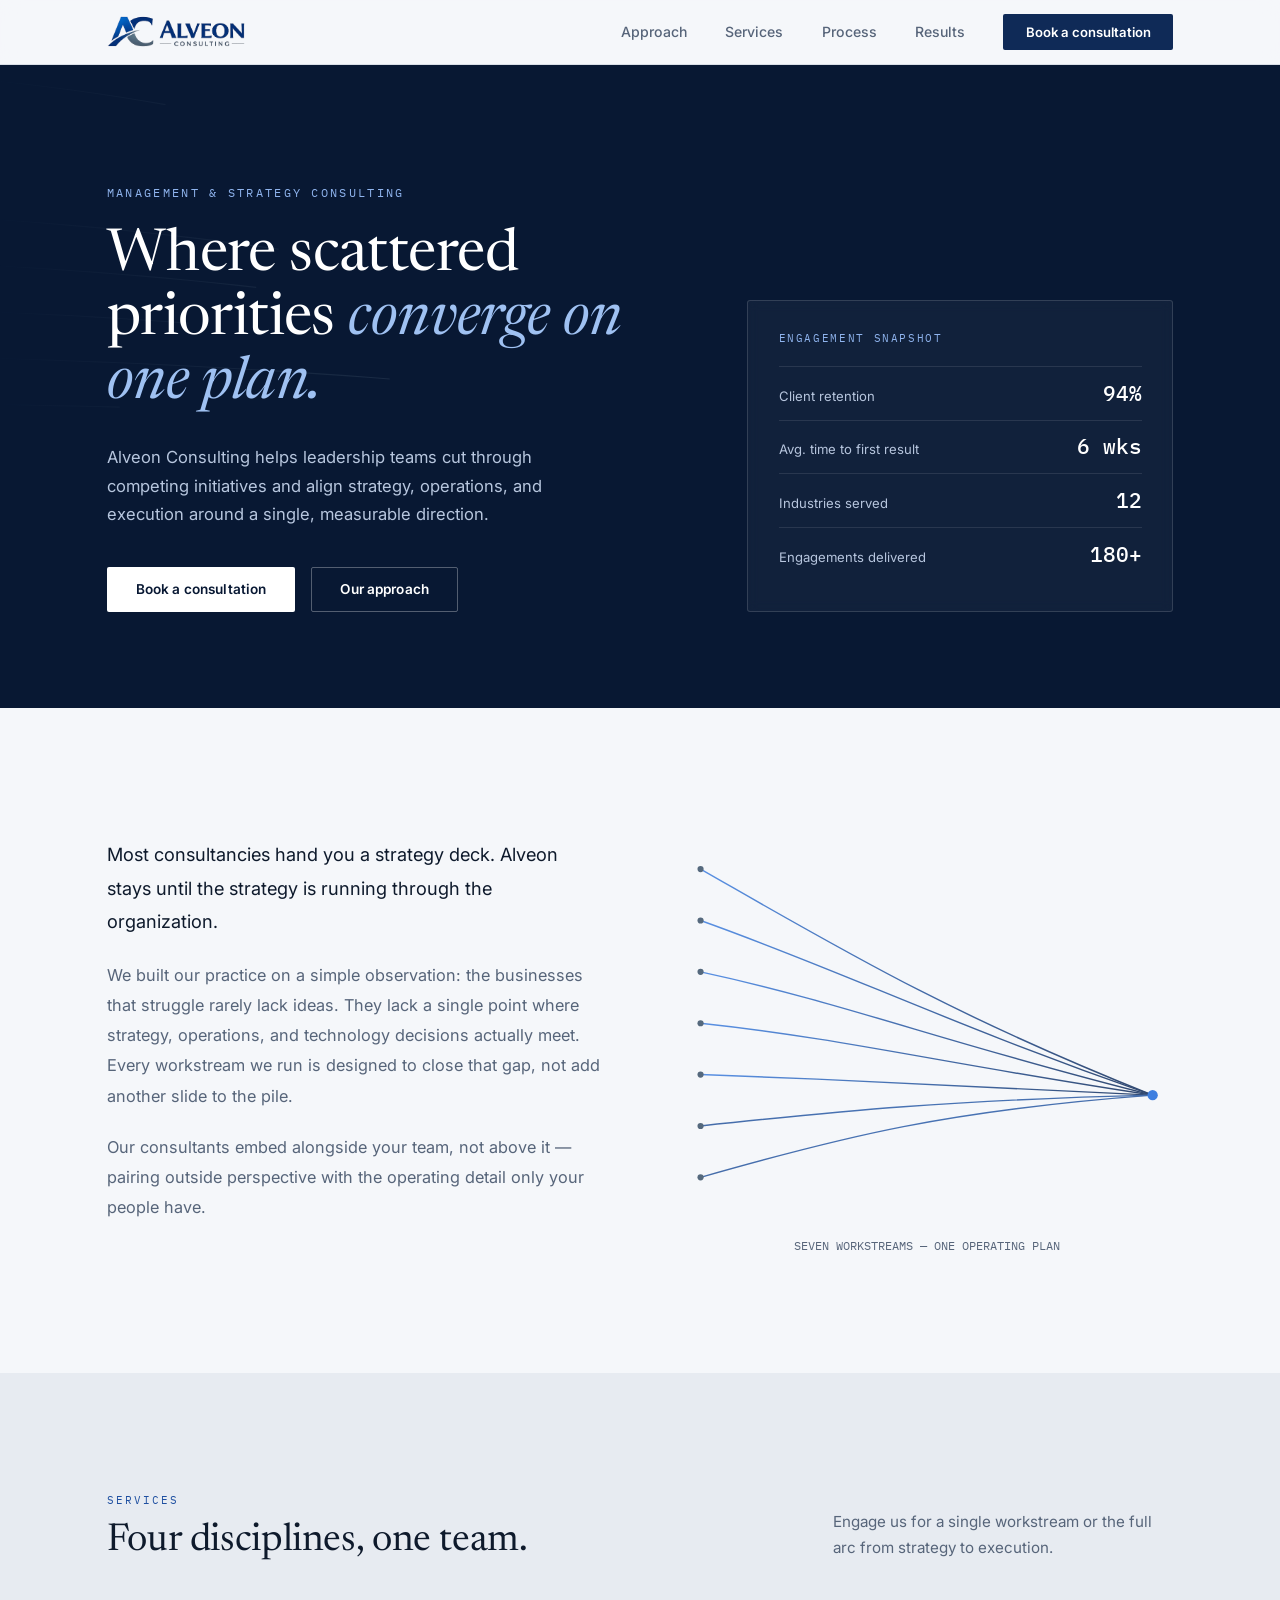
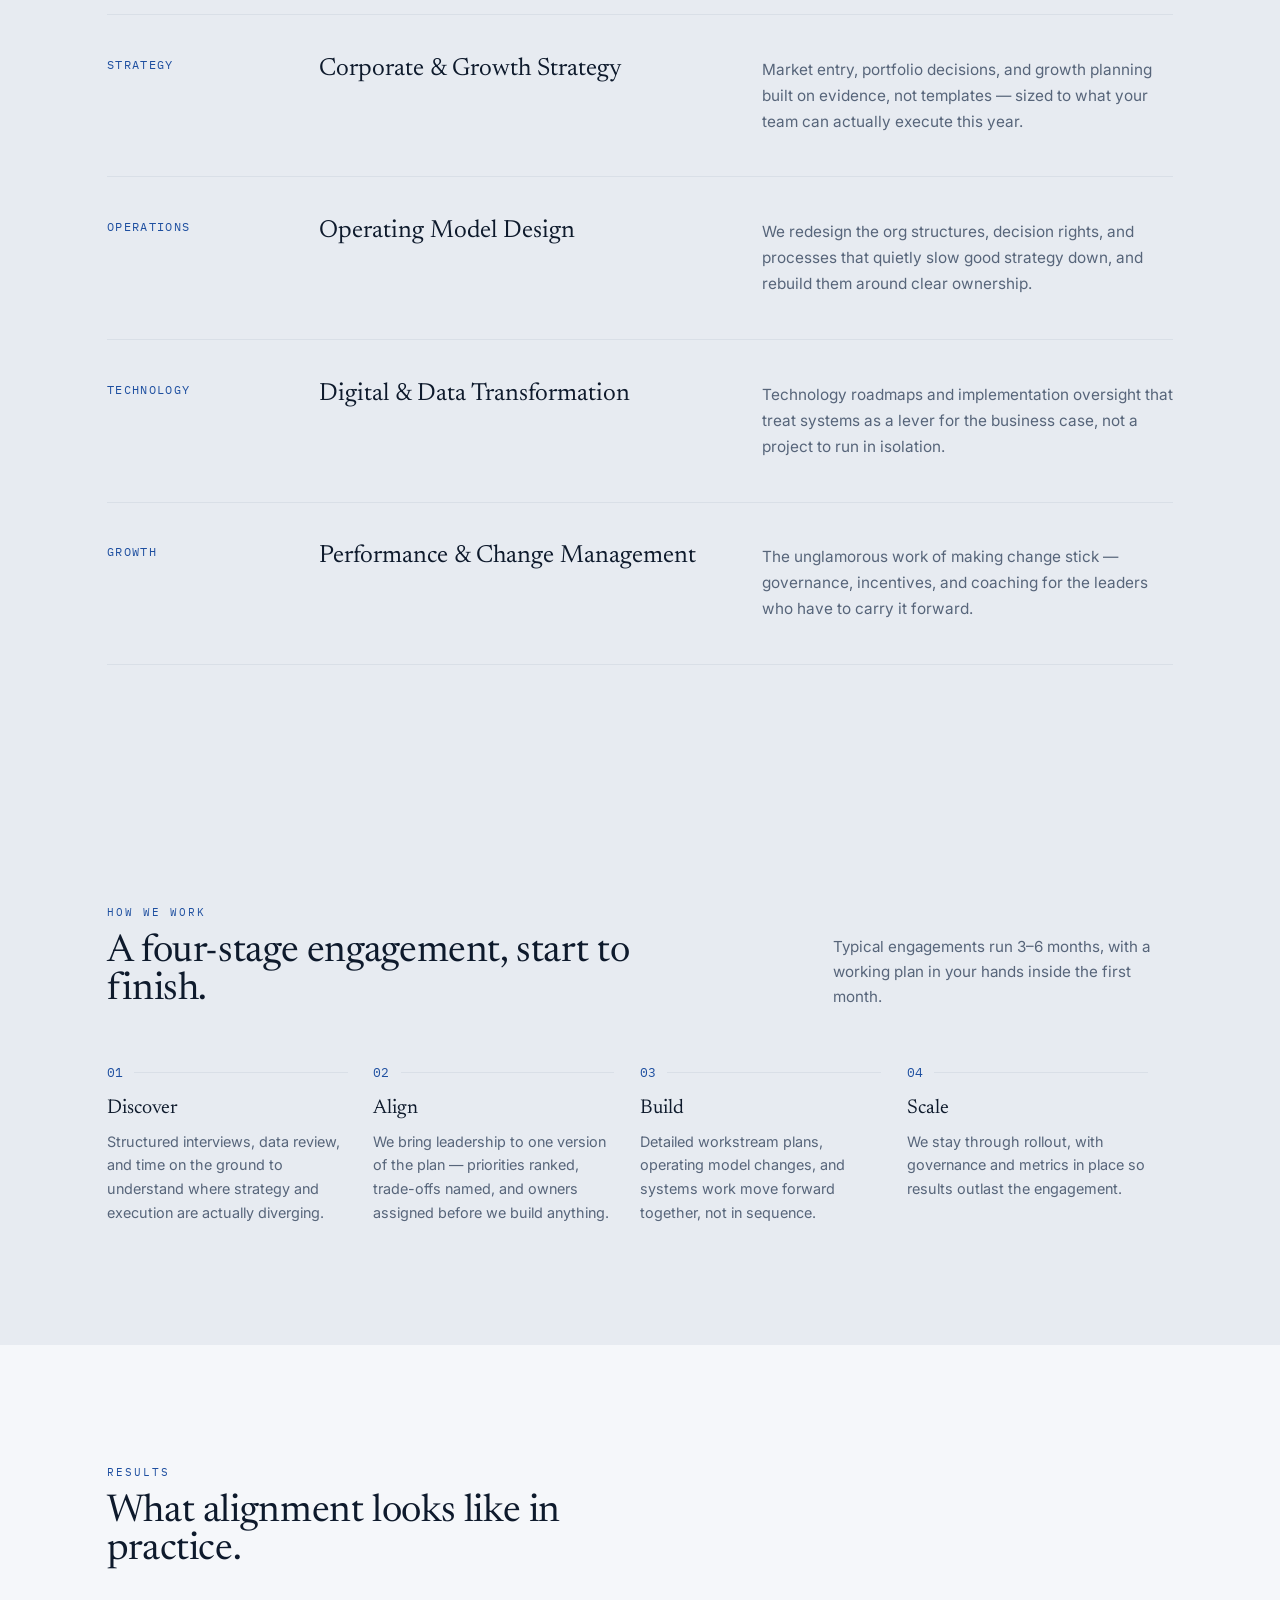
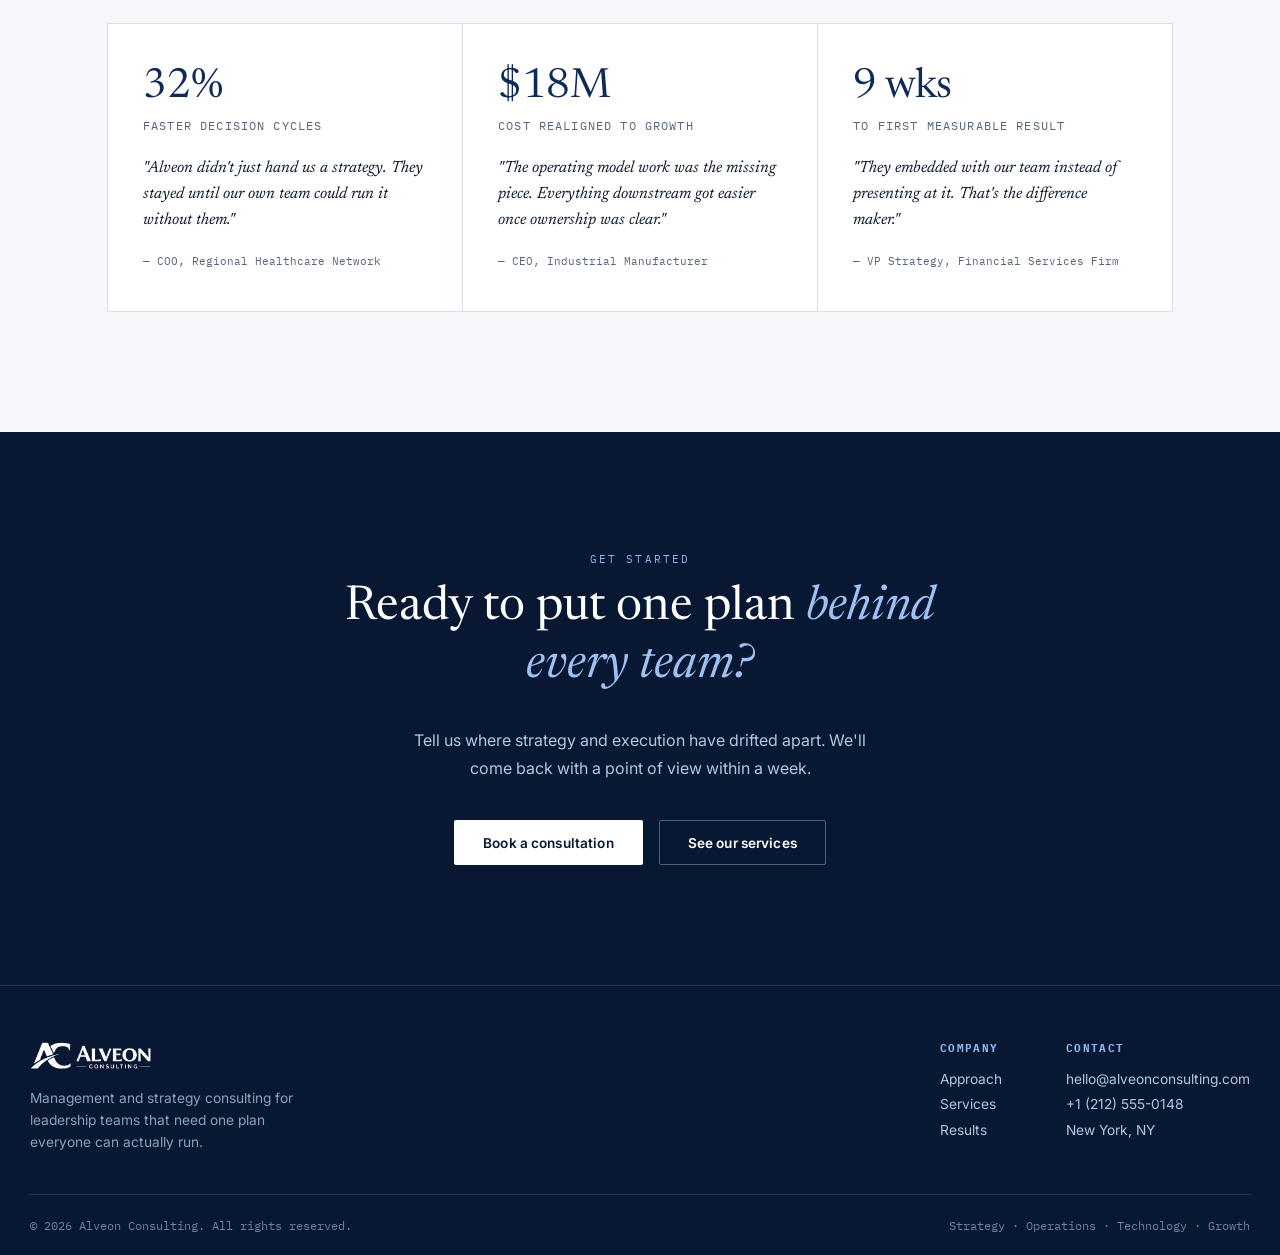
<file: index.html>
<!DOCTYPE html>
<html lang="en">
<head>
<meta charset="UTF-8">
<meta name="viewport" content="width=device-width, initial-scale=1.0">
<title>Alveon Consulting — Strategy That Converges on Results</title>
<link rel="preconnect" href="https://fonts.googleapis.com">
<link href="https://fonts.googleapis.com/css2?family=Newsreader:ital,opsz,wght@0,6..72,300..600;1,6..72,400..500&family=Inter:wght@300;400;500;600;700&family=IBM+Plex+Mono:wght@400;500&display=swap" rel="stylesheet">
<style>
  :root{
    --navy-deep:  #081833;
    --navy:       #0F2A57;
    --brand-blue: #1E4FA0;
    --brand-sky:  #3E7FE0;
    --slate:      #55697D;
    --paper:      #F5F7FA;
    --paper-dim:  #E7EBF1;
    --ink:        #0E1A2C;
    --ink-soft:   #57657A;
    --line:       #D9DFE7;
    --line-dark:  #24395F;
  }
  *{margin:0;padding:0;box-sizing:border-box;}
  html{scroll-behavior:smooth;}
  body{
    background:var(--paper);
    color:var(--ink);
    font-family:'Inter',sans-serif;
    font-weight:400;
    overflow-x:hidden;
  }
  ::selection{background:var(--brand-sky);color:#fff;}
  a{color:inherit;text-decoration:none;}
  img{display:block;max-width:100%;}
  .display{font-family:'Newsreader',serif;}
  .mono{font-family:'IBM Plex Mono',monospace;}

  @media (prefers-reduced-motion: reduce){
    *{animation-duration:0.001ms !important; animation-iteration-count:1 !important; transition-duration:0.001ms !important;}
  }
  a:focus-visible, button:focus-visible{ outline:2px solid var(--brand-sky); outline-offset:3px; }

  .wrap{max-width:1220px; margin:0 auto; padding-left:6vw; padding-right:6vw;}

  /* ---------- NAV ---------- */
  header.site-nav{
    position:sticky; top:0; z-index:200;
    background:rgba(245,247,250,0.9);
    backdrop-filter:blur(10px);
    border-bottom:1px solid var(--line);
  }
  .nav-inner{
    display:flex; align-items:center; justify-content:space-between;
    padding:14px 6vw;
    max-width:1220px; margin:0 auto;
  }
  .nav-logo img{height:34px; width:auto;}
  .nav-links{display:flex; align-items:center; gap:2.4rem; font-size:0.88rem; font-weight:500; color:var(--ink-soft);}
  .nav-links a{transition:color .25s ease;}
  .nav-links a:hover{color:var(--navy);}
  .nav-cta{
    padding:0.62rem 1.4rem; border-radius:2px;
    background:var(--navy); color:#fff; font-size:0.82rem; font-weight:600;
    transition:background .3s ease;
  }
  .nav-cta:hover{background:var(--brand-blue);}
  @media (max-width:840px){ .nav-links a:not(.nav-cta){display:none;} }

  /* ---------- HERO ---------- */
  .hero{
    position:relative;
    background:var(--navy-deep);
    color:#fff;
    padding:7.5rem 0 6rem;
    overflow:hidden;
  }
  #trajectory{position:absolute; inset:0; width:100%; height:100%; opacity:0.9;}
  .hero-grid{
    position:relative; z-index:2;
    display:grid; grid-template-columns:1.15fr 0.85fr; gap:4rem; align-items:end;
  }
  @media (max-width:960px){ .hero-grid{grid-template-columns:1fr; gap:3rem;} }
  .hero-eyebrow{
    font-family:'IBM Plex Mono',monospace; font-size:0.72rem; letter-spacing:0.2em; text-transform:uppercase;
    color:#8FB4EE; margin-bottom:1.6rem;
  }
  .hero h1{
    font-size:clamp(2.4rem,4.6vw,4.1rem);
    font-weight:400; line-height:1.08; letter-spacing:-0.01em;
    max-width:640px;
  }
  .hero h1 em{ font-style:italic; color:#9FC1F2; }
  .hero p{
    margin-top:1.7rem; max-width:480px; font-size:1.04rem; line-height:1.7; color:#B7C6DE;
  }
  .hero-actions{ margin-top:2.4rem; display:flex; gap:1rem; flex-wrap:wrap; }
  .btn{
    padding:0.85rem 1.75rem; border-radius:2px; font-size:0.85rem; font-weight:600;
    letter-spacing:0.01em; border:1px solid transparent; transition:all .3s ease; display:inline-block;
  }
  .btn-primary{ background:#fff; color:var(--navy-deep); }
  .btn-primary:hover{ background:#DCE8FB; transform:translateY(-1px); }
  .btn-ghost{ color:#fff; border-color:rgba(255,255,255,0.3); }
  .btn-ghost:hover{ border-color:#fff; background:rgba(255,255,255,0.06); }

  .hero-panel{
    background:rgba(255,255,255,0.04);
    border:1px solid rgba(255,255,255,0.14);
    border-radius:3px;
    padding:1.9rem 1.9rem;
    backdrop-filter:blur(6px);
  }
  .hero-panel .panel-title{
    font-family:'IBM Plex Mono',monospace; font-size:0.68rem; letter-spacing:0.15em; text-transform:uppercase;
    color:#8FB4EE; margin-bottom:1.3rem;
  }
  .panel-stat{ display:flex; justify-content:space-between; align-items:baseline; padding:0.8rem 0; border-top:1px solid rgba(255,255,255,0.1); }
  .panel-stat:first-of-type{ border-top:none; }
  .panel-stat .num{ font-family:'IBM Plex Mono',monospace; font-size:1.3rem; color:#fff; font-weight:500; }
  .panel-stat .lbl{ font-size:0.82rem; color:#B7C6DE; }

  /* ---------- SECTION SHELL ---------- */
  section{ padding:7.5rem 0; }
  .section-head{
    display:flex; justify-content:space-between; align-items:flex-end; gap:2rem;
    margin-bottom:3.4rem; flex-wrap:wrap;
  }
  .eyebrow{
    font-family:'IBM Plex Mono',monospace; font-size:0.7rem; letter-spacing:0.18em; text-transform:uppercase;
    color:var(--brand-blue); margin-bottom:0.9rem;
  }
  .section-head h2{ font-size:clamp(1.8rem,3vw,2.5rem); font-weight:400; letter-spacing:-0.01em; max-width:560px; }
  .section-head p{ color:var(--ink-soft); max-width:340px; font-size:0.95rem; line-height:1.65; }

  /* ---------- APPROACH ---------- */
  .approach{ display:grid; grid-template-columns:1fr 1fr; gap:5rem; align-items:center; }
  @media (max-width:900px){ .approach{grid-template-columns:1fr; gap:2.6rem;} }
  .approach-copy p{ font-size:1.02rem; line-height:1.85; color:var(--ink-soft); margin-bottom:1.3rem; }
  .approach-copy p:first-of-type{ color:var(--ink); font-size:1.14rem; }
  .converge-figure{ position:relative; }
  .converge-figure svg{ width:100%; height:auto; }
  .converge-caption{ margin-top:1rem; font-family:'IBM Plex Mono',monospace; font-size:0.74rem; color:var(--ink-soft); text-align:center; }

  /* ---------- SERVICES ---------- */
  .services-list{ border-top:1px solid var(--line); }
  .service-row{
    display:grid; grid-template-columns:180px 1fr 1fr; gap:2rem; align-items:start;
    padding:2.6rem 0; border-bottom:1px solid var(--line);
  }
  @media (max-width:800px){ .service-row{grid-template-columns:1fr; gap:0.8rem;} }
  .service-row .tag{ font-family:'IBM Plex Mono',monospace; font-size:0.72rem; letter-spacing:0.12em; text-transform:uppercase; color:var(--brand-blue); }
  .service-row h3{ font-family:'Newsreader',serif; font-weight:400; font-size:1.55rem; }
  .service-row p{ color:var(--ink-soft); font-size:0.96rem; line-height:1.7; }

  /* ---------- PROCESS ---------- */
  .process{ background:var(--paper-dim); }
  .stepper{ display:grid; grid-template-columns:repeat(4,1fr); gap:0; position:relative; margin-top:1rem; }
  @media (max-width:860px){ .stepper{grid-template-columns:1fr; gap:2.2rem;} }
  .step{ position:relative; padding:0 1.6rem 0 0; }
  .step:first-child{ padding-left:0; }
  .step .step-num{
    font-family:'IBM Plex Mono',monospace; font-size:0.8rem; color:var(--brand-blue);
    display:flex; align-items:center; gap:0.7rem; margin-bottom:1.1rem;
  }
  .step .step-num::after{
    content:""; flex:1; height:1px; background:var(--line);
  }
  @media (max-width:860px){ .step .step-num::after{ display:none; } }
  .step h3{ font-family:'Newsreader',serif; font-weight:400; font-size:1.25rem; margin-bottom:0.7rem; }
  .step p{ font-size:0.9rem; color:var(--ink-soft); line-height:1.65; }

  /* ---------- RESULTS ---------- */
  .results-grid{ display:grid; grid-template-columns:repeat(3,1fr); gap:1px; background:var(--line); border:1px solid var(--line); }
  @media (max-width:900px){ .results-grid{grid-template-columns:1fr;} }
  .result-card{ background:#fff; padding:2.6rem 2.2rem; }
  .result-card .stat{ font-family:'Newsreader',serif; font-size:2.6rem; color:var(--navy); }
  .result-card .stat-label{ font-family:'IBM Plex Mono',monospace; font-size:0.72rem; letter-spacing:0.1em; text-transform:uppercase; color:var(--ink-soft); margin:0.6rem 0 1.4rem; }
  .result-card blockquote{ font-family:'Newsreader',serif; font-style:italic; font-size:1.02rem; line-height:1.6; color:var(--ink); margin-bottom:1rem; }
  .result-card cite{ font-style:normal; font-family:'IBM Plex Mono',monospace; font-size:0.7rem; color:var(--ink-soft); }

  /* ---------- CTA ---------- */
  .cta{
    background:var(--navy-deep); color:#fff; text-align:center;
  }
  .cta h2{
    font-family:'Newsreader',serif; font-weight:400; font-size:clamp(1.9rem,4vw,3rem);
    max-width:680px; margin:0 auto 2rem; line-height:1.2;
  }
  .cta h2 em{ font-style:italic; color:#9FC1F2; }
  .cta p{ color:#B7C6DE; max-width:480px; margin:0 auto 2.2rem; line-height:1.7; }

  /* ---------- FOOTER ---------- */
  footer{ background:var(--navy-deep); color:#B7C6DE; border-top:1px solid rgba(255,255,255,0.12); }
  .footer-inner{
    display:flex; justify-content:space-between; align-items:flex-start; flex-wrap:wrap; gap:2.4rem;
    padding:3.4rem 0 2.6rem;
  }
  footer .foot-logo img{ height:30px; margin-bottom:1rem; }
  footer .foot-desc{ font-size:0.86rem; max-width:280px; line-height:1.6; color:#8FA0BC; }
  .foot-cols{ display:flex; gap:4rem; flex-wrap:wrap; }
  .foot-col h4{ font-family:'IBM Plex Mono',monospace; font-size:0.7rem; letter-spacing:0.12em; text-transform:uppercase; color:#8FB4EE; margin-bottom:1rem; }
  .foot-col a, .foot-col div{ display:block; font-size:0.86rem; color:#B7C6DE; margin-bottom:0.6rem; }
  .foot-col a:hover{ color:#fff; }
  .foot-bottom{
    border-top:1px solid rgba(255,255,255,0.12); padding:1.4rem 0;
    display:flex; justify-content:space-between; flex-wrap:wrap; gap:1rem;
    font-family:'IBM Plex Mono',monospace; font-size:0.72rem; color:#6E82A2;
  }
</style>
</head>
<body>

<header class="site-nav">
  <div class="nav-inner">
    <a class="nav-logo" href="#top"><img src="[data-uri]" alt="Alveon Consulting"></a>
    <nav class="nav-links">
      <a href="#approach">Approach</a>
      <a href="#services">Services</a>
      <a href="#process">Process</a>
      <a href="#results">Results</a>
      <a class="nav-cta" href="#contact">Book a consultation</a>
    </nav>
  </div>
</header>

<section class="hero" id="top">
  <canvas id="trajectory"></canvas>
  <div class="wrap hero-grid">
    <div>
      <div class="hero-eyebrow">Management &amp; Strategy Consulting</div>
      <h1 class="display">Where scattered priorities <em>converge on one plan.</em></h1>
      <p>Alveon Consulting helps leadership teams cut through competing initiatives and align strategy, operations, and execution around a single, measurable direction.</p>
      <div class="hero-actions">
        <a href="#contact" class="btn btn-primary">Book a consultation</a>
        <a href="#approach" class="btn btn-ghost">Our approach</a>
      </div>
    </div>
    <div class="hero-panel">
      <div class="panel-title">Engagement Snapshot</div>
      <div class="panel-stat"><span class="lbl">Client retention</span><span class="num">94%</span></div>
      <div class="panel-stat"><span class="lbl">Avg. time to first result</span><span class="num">6 wks</span></div>
      <div class="panel-stat"><span class="lbl">Industries served</span><span class="num">12</span></div>
      <div class="panel-stat"><span class="lbl">Engagements delivered</span><span class="num">180+</span></div>
    </div>
  </div>
</section>

<section id="approach">
  <div class="wrap approach">
    <div class="approach-copy">
      <p>Most consultancies hand you a strategy deck. Alveon stays until the strategy is running through the organization.</p>
      <p>We built our practice on a simple observation: the businesses that struggle rarely lack ideas. They lack a single point where strategy, operations, and technology decisions actually meet. Every workstream we run is designed to close that gap, not add another slide to the pile.</p>
      <p>Our consultants embed alongside your team, not above it — pairing outside perspective with the operating detail only your people have.</p>
    </div>
    <div class="converge-figure">
      <svg viewBox="0 0 480 380" xmlns="http://www.w3.org/2000/svg">
        <defs>
          <linearGradient id="lineGrad" x1="0%" y1="0%" x2="100%" y2="100%">
            <stop offset="0%" stop-color="#3E7FE0"/>
            <stop offset="100%" stop-color="#0F2A57"/>
          </linearGradient>
        </defs>
        <g fill="none" stroke="url(#lineGrad)" stroke-width="1.4" opacity="0.85">
          <path d="M20,40 C160,120 260,180 460,260"/>
          <path d="M20,90 C160,140 260,190 460,260"/>
          <path d="M20,140 C160,170 260,210 460,260"/>
          <path d="M20,190 C160,205 260,230 460,260"/>
          <path d="M20,240 C160,245 260,250 460,260"/>
          <path d="M20,290 C160,275 260,265 460,260"/>
          <path d="M20,340 C160,300 260,275 460,260"/>
        </g>
        <circle cx="460" cy="260" r="5" fill="#3E7FE0"/>
        <circle cx="20" cy="40" r="3" fill="#55697D"/>
        <circle cx="20" cy="90" r="3" fill="#55697D"/>
        <circle cx="20" cy="140" r="3" fill="#55697D"/>
        <circle cx="20" cy="190" r="3" fill="#55697D"/>
        <circle cx="20" cy="240" r="3" fill="#55697D"/>
        <circle cx="20" cy="290" r="3" fill="#55697D"/>
        <circle cx="20" cy="340" r="3" fill="#55697D"/>
      </svg>
      <div class="converge-caption mono">SEVEN WORKSTREAMS — ONE OPERATING PLAN</div>
    </div>
  </div>
</section>

<section id="services" style="background:var(--paper-dim);">
  <div class="wrap">
    <div class="section-head">
      <div>
        <div class="eyebrow">Services</div>
        <h2 class="display">Four disciplines, one team.</h2>
      </div>
      <p>Engage us for a single workstream or the full arc from strategy to execution.</p>
    </div>
    <div class="services-list">
      <div class="service-row">
        <span class="tag">Strategy</span>
        <h3 class="display">Corporate &amp; Growth Strategy</h3>
        <p>Market entry, portfolio decisions, and growth planning built on evidence, not templates — sized to what your team can actually execute this year.</p>
      </div>
      <div class="service-row">
        <span class="tag">Operations</span>
        <h3 class="display">Operating Model Design</h3>
        <p>We redesign the org structures, decision rights, and processes that quietly slow good strategy down, and rebuild them around clear ownership.</p>
      </div>
      <div class="service-row">
        <span class="tag">Technology</span>
        <h3 class="display">Digital &amp; Data Transformation</h3>
        <p>Technology roadmaps and implementation oversight that treat systems as a lever for the business case, not a project to run in isolation.</p>
      </div>
      <div class="service-row">
        <span class="tag">Growth</span>
        <h3 class="display">Performance &amp; Change Management</h3>
        <p>The unglamorous work of making change stick — governance, incentives, and coaching for the leaders who have to carry it forward.</p>
      </div>
    </div>
  </div>
</section>

<section id="process" class="process">
  <div class="wrap">
    <div class="section-head">
      <div>
        <div class="eyebrow">How We Work</div>
        <h2 class="display">A four-stage engagement, start to finish.</h2>
      </div>
      <p>Typical engagements run 3–6 months, with a working plan in your hands inside the first month.</p>
    </div>
    <div class="stepper">
      <div class="step">
        <div class="step-num">01</div>
        <h3 class="display">Discover</h3>
        <p>Structured interviews, data review, and time on the ground to understand where strategy and execution are actually diverging.</p>
      </div>
      <div class="step">
        <div class="step-num">02</div>
        <h3 class="display">Align</h3>
        <p>We bring leadership to one version of the plan — priorities ranked, trade-offs named, and owners assigned before we build anything.</p>
      </div>
      <div class="step">
        <div class="step-num">03</div>
        <h3 class="display">Build</h3>
        <p>Detailed workstream plans, operating model changes, and systems work move forward together, not in sequence.</p>
      </div>
      <div class="step">
        <div class="step-num">04</div>
        <h3 class="display">Scale</h3>
        <p>We stay through rollout, with governance and metrics in place so results outlast the engagement.</p>
      </div>
    </div>
  </div>
</section>

<section id="results">
  <div class="wrap">
    <div class="section-head">
      <div>
        <div class="eyebrow">Results</div>
        <h2 class="display">What alignment looks like in practice.</h2>
      </div>
    </div>
    <div class="results-grid">
      <div class="result-card">
        <div class="stat display">32%</div>
        <div class="stat-label">Faster decision cycles</div>
        <blockquote>"Alveon didn't just hand us a strategy. They stayed until our own team could run it without them."</blockquote>
        <cite>— COO, Regional Healthcare Network</cite>
      </div>
      <div class="result-card">
        <div class="stat display">$18M</div>
        <div class="stat-label">Cost realigned to growth</div>
        <blockquote>"The operating model work was the missing piece. Everything downstream got easier once ownership was clear."</blockquote>
        <cite>— CEO, Industrial Manufacturer</cite>
      </div>
      <div class="result-card">
        <div class="stat display">9 wks</div>
        <div class="stat-label">To first measurable result</div>
        <blockquote>"They embedded with our team instead of presenting at it. That's the difference maker."</blockquote>
        <cite>— VP Strategy, Financial Services Firm</cite>
      </div>
    </div>
  </div>
</section>

<section class="cta" id="contact">
  <div class="wrap">
    <div class="eyebrow" style="color:#8FB4EE;">Get Started</div>
    <h2 class="display">Ready to put one plan <em>behind every team?</em></h2>
    <p>Tell us where strategy and execution have drifted apart. We'll come back with a point of view within a week.</p>
    <div class="hero-actions" style="justify-content:center;">
      <a href="mailto:hello@alveonconsulting.com" class="btn btn-primary">Book a consultation</a>
      <a href="#services" class="btn btn-ghost">See our services</a>
    </div>
  </div>
</section>

<footer>
  <div class="wrap footer-inner">
    <div>
      <div class="foot-logo"><img src="[data-uri]" alt="Alveon Consulting"></div>
      <div class="foot-desc">Management and strategy consulting for leadership teams that need one plan everyone can actually run.</div>
    </div>
    <div class="foot-cols">
      <div class="foot-col">
        <h4>Company</h4>
        <a href="#approach">Approach</a>
        <a href="#services">Services</a>
        <a href="#results">Results</a>
      </div>
      <div class="foot-col">
        <h4>Contact</h4>
        <div>hello@alveonconsulting.com</div>
        <div>+1 (212) 555-0148</div>
        <div>New York, NY</div>
      </div>
    </div>
  </div>
  <div class="wrap foot-bottom">
    <span>© 2026 Alveon Consulting. All rights reserved.</span>
    <span>Strategy · Operations · Technology · Growth</span>
  </div>
</footer>

<script>
(function(){
  const canvas = document.getElementById('trajectory');
  const ctx = canvas.getContext('2d');
  const hero = document.querySelector('.hero');
  let w,h, lines=[];
  const reduceMotion = window.matchMedia('(prefers-reduced-motion: reduce)').matches;

  function resize(){
    w = canvas.width = hero.offsetWidth;
    h = canvas.height = hero.offsetHeight;
    const count = Math.max(7, Math.floor(w/160));
    lines = [];
    const endX = w*0.82, endY = h*0.62;
    for(let i=0;i<count;i++){
      const startY = (h/(count+1)) * (i+1) * 0.65 - h*0.05;
      lines.push({
        startX: -20,
        startY: startY,
        endX, endY,
        progress: Math.random()*0.4,
        speed: 0.0009 + Math.random()*0.0006
      });
    }
  }

  function draw(){
    ctx.clearRect(0,0,w,h);
    lines.forEach(l=>{
      if(!reduceMotion){
        l.progress += l.speed;
        if(l.progress > 1.6) l.progress = 0;
      } else {
        l.progress = 1;
      }
      const p = Math.min(l.progress, 1);
      const cx = l.startX + (l.endX-l.startX)*0.55;
      const cy = l.startY + (l.endY-l.startY)*0.15;
      const curX = bezier(l.startX, cx, l.endX, p);
      const curY = bezier(l.startY, cy, l.endY, p);
      ctx.beginPath();
      ctx.moveTo(l.startX, l.startY);
      for(let t=0;t<=p;t+=0.02){
        const x = bezier(l.startX, cx, l.endX, t);
        const y = bezier(l.startY, cy, l.endY, t);
        ctx.lineTo(x,y);
      }
      const grad = ctx.createLinearGradient(l.startX,l.startY,l.endX,l.endY);
      grad.addColorStop(0, 'rgba(85,105,125,0.0)');
      grad.addColorStop(0.5, 'rgba(85,105,125,0.35)');
      grad.addColorStop(1, 'rgba(62,127,224,0.7)');
      ctx.strokeStyle = grad;
      ctx.lineWidth = 1.1;
      ctx.stroke();

      if(p>=0.98){
        ctx.beginPath();
        ctx.fillStyle = 'rgba(62,127,224,0.9)';
        ctx.arc(curX, curY, 2.4, 0, Math.PI*2);
        ctx.fill();
      }
    });
    requestAnimationFrame(draw);
  }
  function bezier(p0,p1,p2,t){
    return (1-t)*(1-t)*p0 + 2*(1-t)*t*p1 + t*t*p2;
  }

  window.addEventListener('resize', resize);
  resize();
  draw();
})();
</script>

</body>
</html>
</file>
